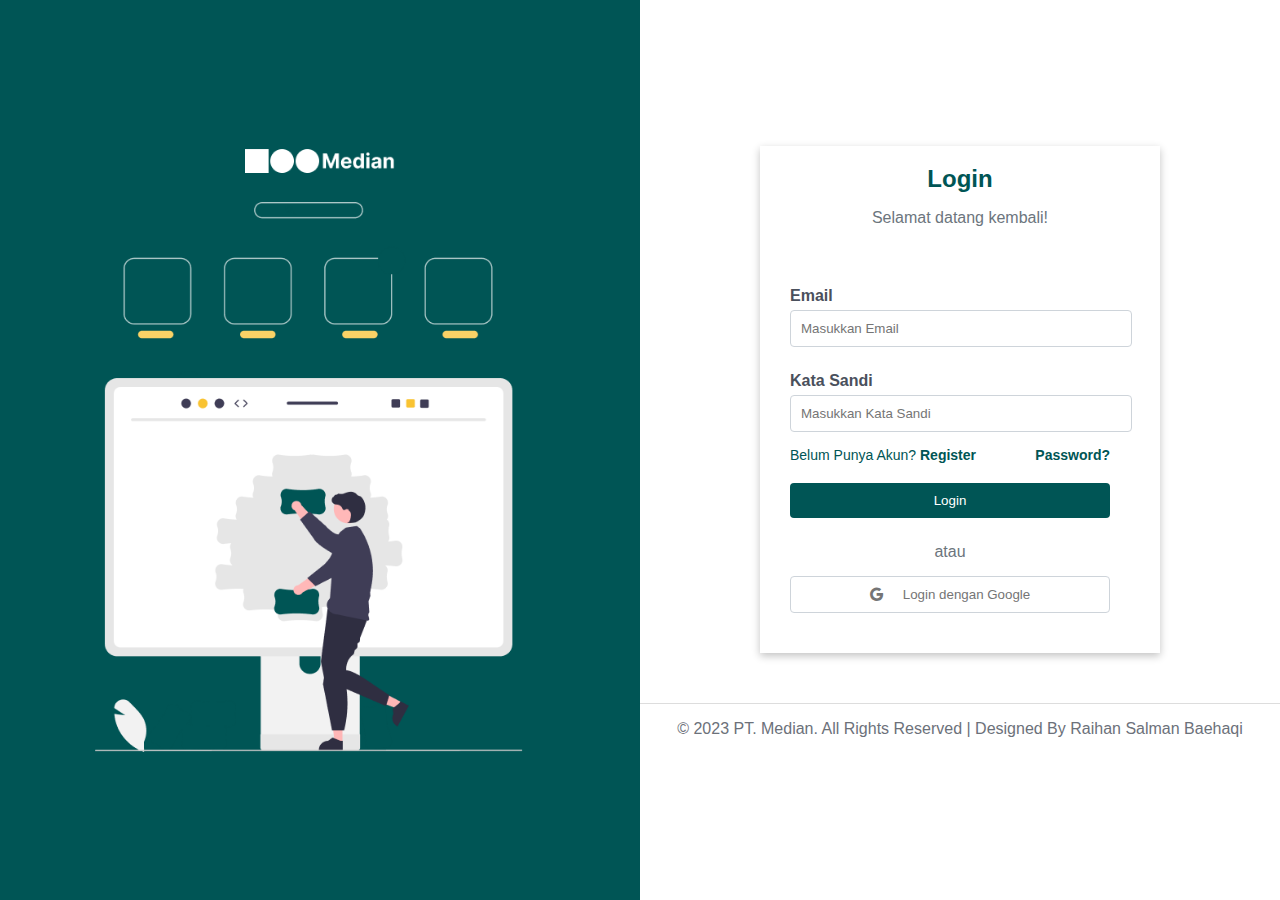
<file: index.html>
<!DOCTYPE html>
<html lang="en">
<head>
    <meta charset="UTF-8">
    <meta name="viewport" content="width=device-width, initial-scale=1.0">
    <title>Login - Median</title>
    <link rel="stylesheet" href="/css/style.css">
    <link rel="stylesheet" href="https://cdn.jsdelivr.net/npm/bootstrap-icons@1.11.3/font/bootstrap-icons.min.css">
</head>
<body>
    <div class="container">
        <div class="left">
            <div class="logo">
                <img src="/assets/logo-1.png" alt="Median Logo">
            </div>
            <div class="illustration">
                <img src="/assets/illustration.png" alt="Illustration">
            </div>
        </div>
        <div class="right">
            <div class="login-container">
                <h2>Login</h2>
                <p>Selamat datang kembali!</p>
                <div class="form-container">
                    <form action="home.html">
                        <label for="email"><b>Email</b></label>
                        <input type="email" id="email" placeholder="Masukkan Email" required>
                        <label for="password"><b>Kata Sandi</b></label>
                        <input type="password" id="password" placeholder="Masukkan Kata Sandi" required>
                        <div class="actions">
                            <a href="#">Belum Punya Akun? <b>Register</b></a>
                            <a href="#"><b>Password?</b></a>
                        </div>
                        <button type="submit">Login</button>
                        <div class="divider">atau</div>
                        <button class="google-login"><i class="bi bi-google"></i>Login dengan Google</button>
                    </form>
                </div>
            </div>
            <footer>
                <p> &copy; 2023 PT. Median. All Rights Reserved | Designed By Raihan Salman Baehaqi</p>
            </footer>
        </div>
    </div>
</body>
</html>
</file>
<file: css/style.css>
body {
    margin: 0;
    font-family: Arial, sans-serif;
    display: flex;
    justify-content: center;
    align-items: center;
    height: 100vh;
    background-color: #f8f9fa;
}

.container {
    display: flex;
    width: 100%;
    height: 100vh;
}

.left {
    flex: 1;
    background-color: #005555;
    color: white;
    display: flex;
    flex-direction: column;
    justify-content: center;
    align-items: center;
}

.logo img {
    width: 150px;
    margin-bottom: 20px;
    margin-left: 0px;
}

.illustration img {
    width: 450px;
    height: 550px;
}

.right {
    flex: 1;
    background-color: white;
    display: flex;
    flex-direction: column;
    justify-content: center;
    align-items: center;
}

.login-container {
    width: 80%;
    max-width: 400px;
    text-align: center;
    box-shadow: rgba(0, 0, 0, 0.24) 0px 3px 8px;
    align-items: center;
    justify-content: center;
}

.form-container {
    padding: 30px;
    margin-right: 20px;
}

.form-container .actions>a {
    font-size: 14px;

}
.login-container h2 {
    margin-bottom: 10px;
    color: #005555;
}

.login-container p {
    margin-bottom: 20px;
    color: #6c757d;
}

.login-container label {
    display: block;
    text-align: left;
    margin: 10px 0 5px;
    color: #4A505C;
}

.login-container input {
    width: 100%;
    padding: 10px;
    margin-bottom: 15px;
    border: 1px solid #ced4da;
    border-radius: 4px;
}

.login-container .actions {
    display: flex;
    justify-content: space-between;
    margin-bottom: 20px;
}

.login-container .actions a {
    color: #005555;
    text-decoration: none;
}

.login-container button {
    width: 100%;
    padding: 10px;
    border: none;
    border-radius: 4px;
    background-color: #005555;
    color: white;
    cursor: pointer;
    margin-bottom: 10px;
}

.login-container .divider {
    margin: 15px 0;
    color: #6c757d;
}

.login-container .google-login {
    background-color: white;
    color: #757575;
    border: 1px solid #ced4da;
}

.login-container .google-login:hover {
    background-color: #f8f9fa;
}

button:hover {
    background-color: #043A2E;
}

.bi-google {
    margin-right: 20px;
}

footer{
    color: #6C717A;
    text-align: center;
    width: 100%;
    margin-top: 50px;
    border-top: 1px solid;
    border-color: #ddd;
}
</file>
